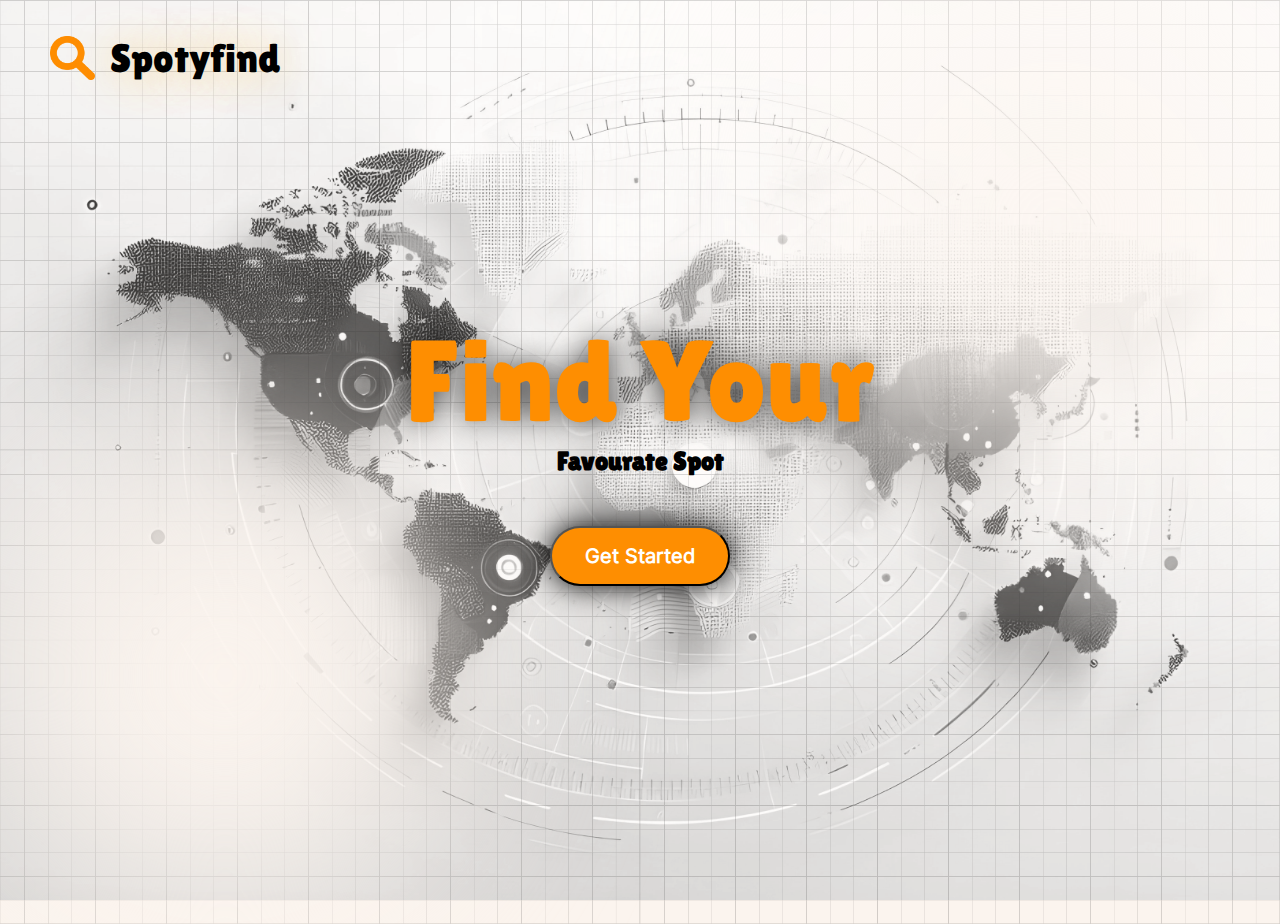
<file: index.html>
<!DOCTYPE html>
<html lang="en">

<head>
    <meta charset="UTF-8">
    <meta name="viewport" content="width=device-width, initial-scale=1.0">
    <title>Spotyfind</title>
    <link rel="stylesheet" href="style.css">
    <link rel="icon" href="Img Assets/spotyfind.webp">
</head>

<body>
    <div class="grid_boss">
        <div class="grid_bg">
            <img class="grid1" src="Img Assets/grid.webp" alt="">
            <img class="grid2" src="Img Assets/grid.webp" alt="">
            <img class="grid3" src="Img Assets/grid.webp" alt="">
            <img class="grid4" src="Img Assets/grid.webp" alt="">
        </div>
    </div>
    <div class="blur"></div>
        <div class="blur1"></div>
            <div class="blur2"></div>
            <!-- <div class="blur3"></div> -->
            <!-- <div class="blur4"></div> -->
    </div>
    <header class="header"></header>
    <nav>
        <img class="navlogo" src="Img Assets/spotyfind.webp">
        <div class="logotext">Spotyfind</div>
    </nav>
    </header>
    <main>
        <div class="content">
            <div class="description1">Find Your</div>
            <div class="description2">Favourate Spot</div>
            <button><a href="./home.html">Get Started</a></button>
        </div>
    </main>
</body>

</html>
</file>
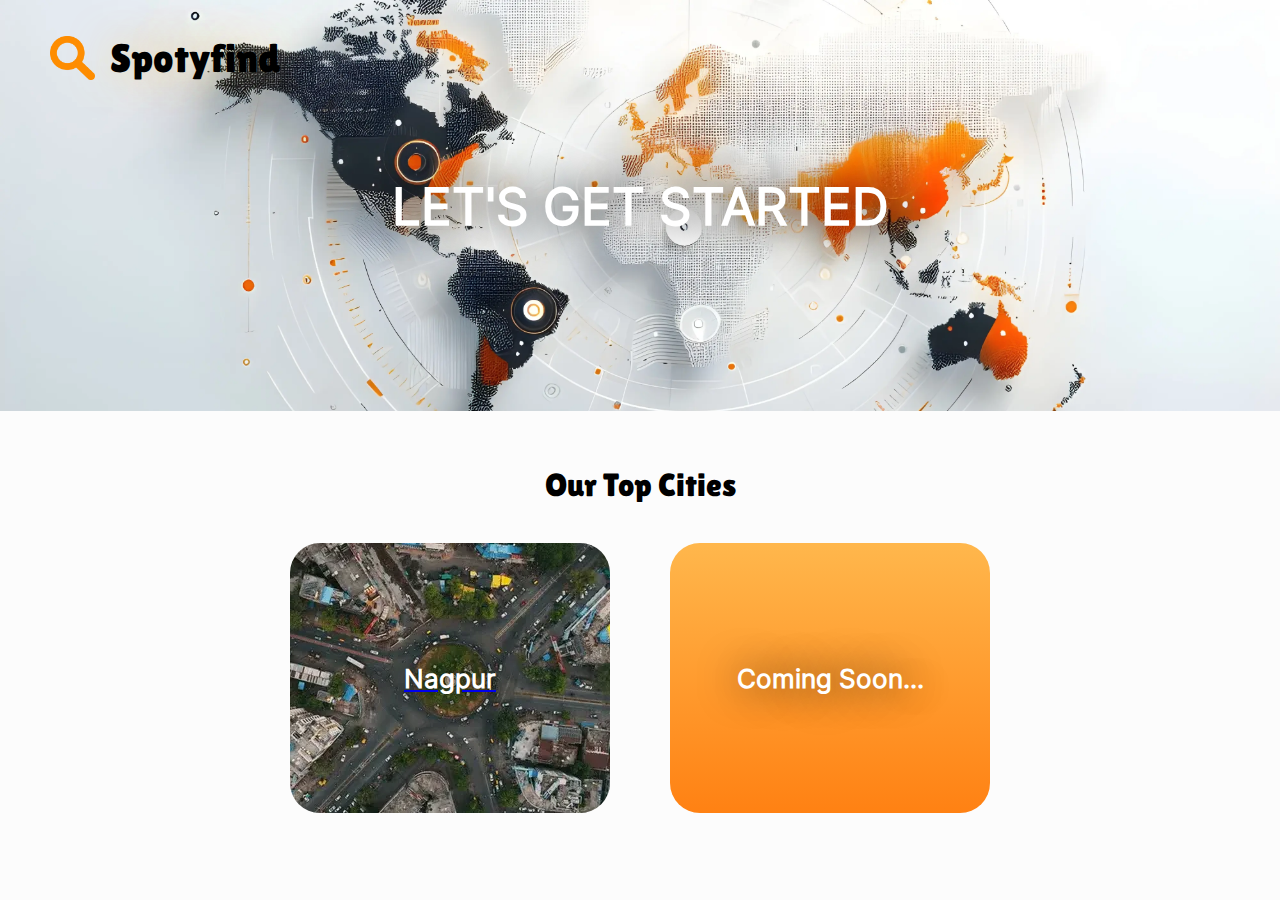
<file: home.html>
<!DOCTYPE html>
<html lang="en">

<head>
    <meta charset="UTF-8">
    <meta name="viewport" content="width=device-width, initial-scale=1.0">
    <title>Home | Spotyfind</title>
    <link rel="icon" href="Img Assets/spotyfind.webp">
    <link rel="stylesheet" href="home.css">
</head>

<body>
    <header class="header">
        <nav>
            <img class="navlogo" src="Img Assets/spotyfind.webp">
            <div class="logotext">Spotyfind</div>
        </nav>
    </header>

    <main>
        <section class="hero-section">
            <img src="Img Assets/World.webp" alt="" class="heroimg">
            <div class="herotext">LET'S GET STARTED</div>
        </section>

        <section class="city-section">
            <h1 class="Title">Our Top Cities</h1>
            <div class="cities">
                <a href="./nagpur.html" class="city1">
                    <div class="nagpur">Nagpur</div>
                </a>
                <a href="#" class="city2"></a>
                    <div class="coming-soon">Coming Soon...</div>
                </a>
            </div>
        </section>

        <!-- <section class="top-places-section">
            <h1 class="Title">Top Rated Places</h1>
        </section> -->
    </main>
</body>

</html>
</file>
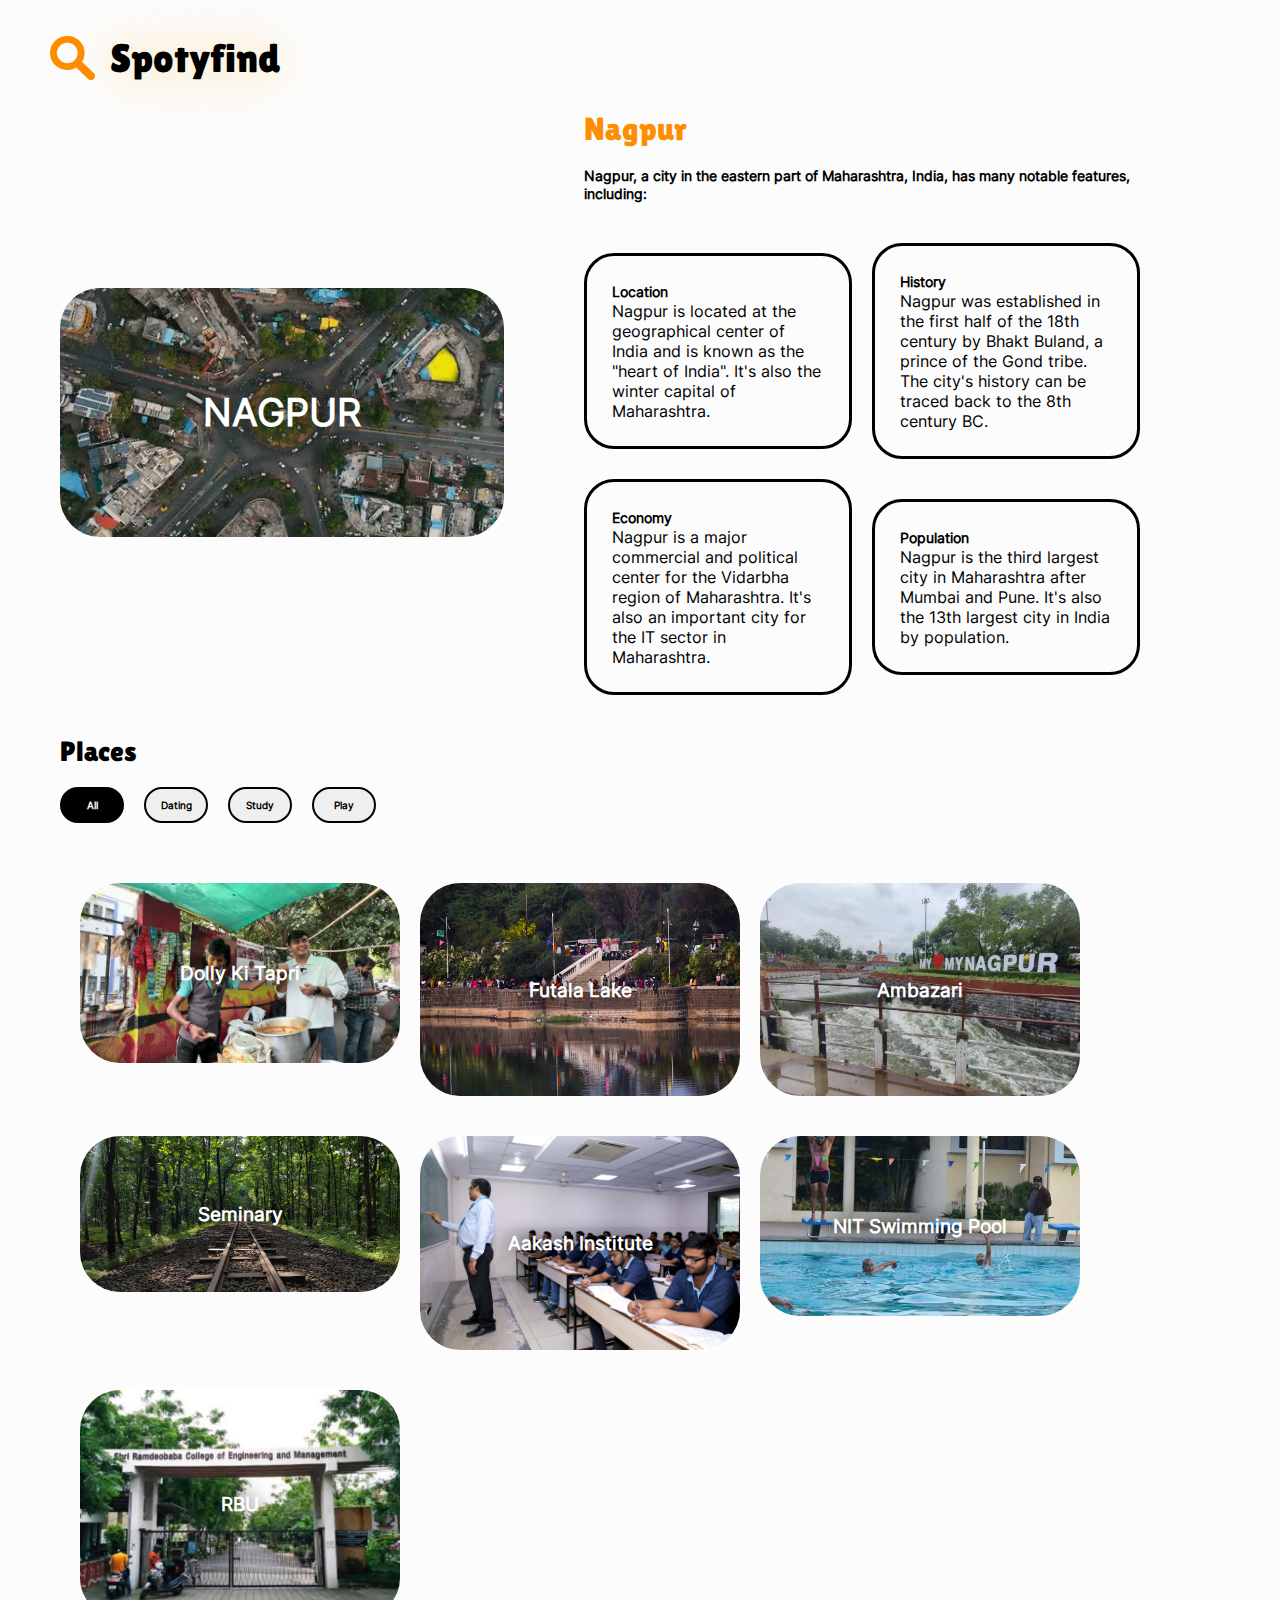
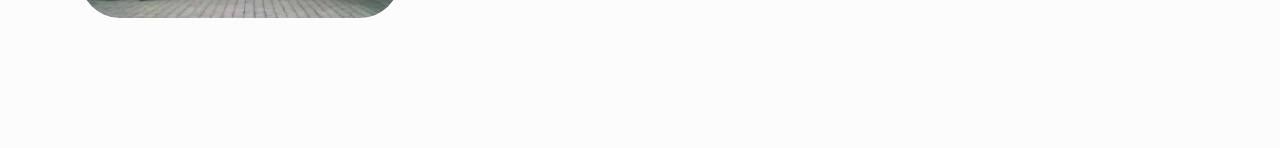
<file: nagpur.html>
<!DOCTYPE html>
<html lang="en">

<head>
    <meta charset="UTF-8">
    <meta name="viewport" content="width=device-width, initial-scale=1.0">
    <title>Nagpur | Spotyfind</title>
    <link rel="icon" href="Img Assets/spotyfind.webp">
    <link rel="stylesheet" href="nagpur.css">
</head>

<body>
    <header class="header">
        <nav>
            <img class="navlogo" src="Img Assets/spotyfind.webp">
            <div class="logotext">Spotyfind</div>
        </nav>
    </header>
    <main>
        <section class="information">
            <div class="img">
                <img src="Img Assets/Nagpur.webp" alt="" class="nagpur">
                <div class="name">NAGPUR</div>
            </div>
            <div class="info">
                <h1 class="title">Nagpur</h1>
                <p class="description">
                    <b>Nagpur, a city in the eastern part of Maharashtra, India, has many notable features,
                        including:</b>
                    <br>
                <div class="grid1">
                    <div class="box1">
                        <b> Location</b>
                        <br>
                        Nagpur is located at the geographical center of India and is known as the "heart of India". It's
                        also the winter capital of Maharashtra.
                    </div>
                    <div class="box2">
                        <b> History</b>
                        <br>
                        Nagpur was established in the first half of the 18th century by Bhakt Buland, a prince of the
                        Gond
                        tribe. The city's history can be traced back to the 8th century BC.
                    </div>
                </div>
                <div class="grid1">
                    <div class="box1">
                        <b> Economy</b>
                        <br>
                        Nagpur is a major commercial and political center for the Vidarbha region of Maharashtra. It's
                        also
                        an important city for the IT sector in Maharashtra.
                    </div>
                    <div class="box2">
                        <b> Population</b>
                        <br>
                        Nagpur is the third largest city in Maharashtra after Mumbai and Pune. It's also the 13th
                        largest city in India by population.
                    </div>
                </div>
            </div>
            </p>
            </div>
        </section>
        <section class="places-section">
            <div class="filteredList">
                <h3>Places</h3>


                <div class="spot">
                    <button class="filter" id="one" data-filter="*" tabindex="-1">All</button>
                    <button class="filter" id="two" data-filter="dating" tabindex="-1">Dating</button>
                    <button class="filter" id="three" data-filter="study" tabindex="-1">Study</button>
                    <button class="filter" id="four" data-filter="play" tabindex="-1">Play</button>
                    <div class="break"></div>
                    <div class="dolly dating">
                        <img src="Img Assets/tapri.jpg" alt="" class="place" id="place1">
                        <div class="placename">Dolly Ki Tapri</div>
                    </div>
                    <div class="futala study">
                        <img src="Img Assets/futala.jpg" alt="" class="place" id="place2">
                        <div class="placename">Futala Lake</div>
                    </div>
                    <div class="ambazari dating">
                        <img src="Img Assets/ambazari.jpeg" alt="" class="place" id="place6">
                        <div class="placename">Ambazari</div>
                    </div>
                    <div class="seminary dating">
                        <img src="Img Assets/seminary.jpg" alt="" class="place" id="place3">
                        <div class="placename">Seminary</div>
                    </div>
                    <div class="aakash study">
                        <img src="Img Assets/Classroom.jpeg" alt="" class="place" id="place4">
                        <div class="placename">Aakash Institute</div>
                    </div>
                    <div class="nit play">
                        <img src="Img Assets/nit.webp" alt="" class="place" id="place5">
                        <div class="placename">NIT Swimming Pool</div>
                    </div>
                    <div class="rbu play">
                        <img src="Img Assets/rbu.jpeg" alt="" class="place" id="place7">
                        <div class="placename">RBU</div>
                    </div>
                </div>
            </div>
        </section>
    </main>
</body>

</html>
</file>
<file: style.css>
@font-face {
    font-family: Inter;
    src: url(Inter-Regular.woff2);
}

@font-face {
    font-family: Lilita;
    src: url(LilitaOne-Regular.woff2);
}

*{
margin: 0;
padding: 0;
box-sizing: border-box;
font-family: Inter;
}

html, body {
width: 100%;
height: 100%;
background-color: rgb(251, 244, 238);
justify-content: center;
overflow: hidden;
}

.grid_boss{
    width: 100%;
    height: 100%;
    display: flex;
    justify-content: center;
    align-items: center;
    position: absolute;
    background-image: url(Img\ Assets/WorldBG.webp);
    background-position: center;
    background-size: cover;
    opacity: 80%;
    filter: grayscale(100%);
}

.grid_bg{
    width: 100%;
    height: auto;
    display: flex;
    flex-direction: row;
    position: absolute;
}

.grid1{
    width: 50%;
    height: auto;
    position: absolute;
    right: 0;
    top: 0;
    opacity: 20%;
}
.grid3{
    width: 50%;
    height: auto;
    position: absolute;
    right: 0;
    bottom: 0;
    opacity: 20%;
}
.grid2{
    width: 50%;
    height: auto;
    position: absolute;
    left: 0;
    top: 0;
    opacity: 20%;
}
.grid4{
    width: 50%;
    height: auto;
    position: absolute;
    left: 0;
    bottom: 0;
    opacity: 20%;
}

/* Navbar */
nav{
    width: 100%;
    position: absolute;
    display: flex;
    flex-direction: row;
    padding: 35px 50px;
    justify-content: flex-start;
    align-items: center;
    column-gap: 15px;
}

.navlogo{
    width: 45px;
    height: auto;
}

.logotext{
    font-size: 40px;
    font-weight: 400;
    font-family: Lilita;
    text-shadow: 0 0 40px rgb(255, 206, 100, 50%);
}

/* Main  */
main{
    width: 100%;
    min-height: 100vh;
    display: flex;
    justify-content: center;
    align-items: center;
}
.content{
    width: 100%;
    display: flex;
    justify-content: center;
    align-items: center;
    flex-direction: column;
}

.description1{
    font-size: 9vw;
    font-weight: 500;
    font-family: Lilita;
    color: #fe8e01;
    text-shadow: 0 0 30px rgba(0, 0, 0,0.7);
    z-index: 99;
}

.description2{
    font-size: 2vw;
    font-weight: 900;
    font-family: Lilita;
    color: black;
    z-index: 99;
}

button{
    background-color: #fe8e01;
    color: #000;
    width: 180px;
    height: 60px;
    border-radius: 30px;
    margin-top: 50px;
    z-index: 99;
    box-shadow: 0 0 30px rgba(0, 0, 0,1);
}

a{
    font-size: 20px;
    font-weight: 600;
    margin-top: 50px;
    color: #fff;
    text-decoration: none;
    cursor: pointer;
}

/* decoration  */
.blur{
    display: flex;
    position: absolute;
    width: 100%;
    height: 100vh;
}
.blur1{
    position: absolute;
    height: 50vh;
    width: 50vh;
    background-color: rgb(251, 244, 238);
    border-radius: 50%;
    filter: blur(150px);
    right: 0;
    top: 0;
}
.blur2{
    position: absolute;
    height: 50vh;
    width: 50vh;
    background-color: rgb(251, 244, 238);
    border-radius: 50%;
    filter: blur(100px);
    left: 0;
    bottom: 0px;
}
.blur3{
    position: absolute;
    height: 40vh;
    width: 40vh;
    background-color: #fe8e01;
    border-radius: 50%;
    filter: blur(300px);
    left: 0;
    top: 0;
}
.blur4{
    position: absolute;
    height: 40vh;
    width: 40vh;
    background-color: #fe8e01;
    border-radius: 50%;
    filter: blur(300px);
    right: 0;
    bottom: 0;
}
</file>
<file: home.css>
@font-face {
    font-family: Inter;
    src: url(Inter-Regular.woff2);
}

@font-face {
    font-family: Lilita;
    src: url(LilitaOne-Regular.woff2);
}

*{
margin: 0;
padding: 0;
box-sizing: border-box;
font-family: Inter;
}

html, body {
width: 100%;
height: 100%;
background-color: rgb(252, 252, 252);
}

/* Navbar */
nav{
    width: 100%;
    position: absolute;
    display: flex;
    flex-direction: row;
    padding: 35px 50px;
    justify-content: flex-start;
    align-items: center;
    column-gap: 15px;
}

.navlogo{
    width: 45px;
    height: auto;
}

.logotext{
    font-size: 40px;
    font-weight: 400;
    font-family: Lilita;
    text-shadow: 0 0 40px rgb(255, 206, 100, 50%);
}

/* Hero Section  */
main{
    width: 100%;
}

.hero-section{
    width: 100%;
    display: flex;
    justify-content: center;
    align-items: center;
}

.heroimg{
    width: 100%;
}

.herotext{
    color: #ffffff;
    text-shadow: 0 0 40px rgba(0, 0, 0);
    position: absolute;
    font-size: 4vw;
    font-weight: 900;
}

/* City Section  */
.Title{
    font-size: 2.5vw;
    font-family: Lilita;
    justify-self: flex-start;
    padding-bottom: 40px;
    padding-top: 20px;
    font-weight: 500;
}

.city-section{
    width: 100%;
    display: flex;
    justify-content: center;
    align-items: center;
    flex-direction: column;
    padding: 35px 60px;
}

.cities{
    width: 100%;
    display: flex;
    flex-direction: row;
    align-items: center;
    column-gap: 30px;
    justify-content: center;
}

.nagpur{
    width: 25vw;
    height: 30vh;
    display: flex;
    justify-content: center;
    align-items: center;
    border-radius: 30px;
    background-image: url(Img\ Assets/Nagpur.webp);
    background-position: center;
    background-size: cover;
    color: white;
    text-shadow: 0 0 40px rgba(0, 0, 0);
    font-size: 2vw;
    font-weight: 800;
}
.coming-soon{
    width: 25vw;
    height: 30vh;
    display: flex;
    justify-content: center;
    align-items: center;
    border-radius: 30px;
    color: rgb(255, 255, 255);
    text-shadow: 0 0 40px rgba(0, 0, 0);
    font-size: 2vw;
    font-weight: 800;
    text-decoration: none;
    background: linear-gradient(to bottom, #ffb74c, #ff8113);
}

.city1.city2{
    text-decoration: none;
    cursor: pointer;
}
</file>
<file: nagpur.css>
@font-face {
    font-family: Inter;
    src: url(Inter-Regular.woff2);
}

@font-face {
    font-family: Lilita;
    src: url(LilitaOne-Regular.woff2);
}

* {
    margin: 0;
    padding: 0;
    box-sizing: border-box;
    font-family: Inter;
}

html,
body {
    width: 100%;
    height: 100%;
    background-color: rgb(252, 252, 252);
}

/* Navbar */
nav {
    width: 100%;
    position: absolute;
    display: flex;
    flex-direction: row;
    padding: 35px 50px;
    justify-content: flex-start;
    align-items: center;
    column-gap: 15px;
}

.navlogo {
    width: 45px;
    height: auto;
}

.logotext {
    font-size: 40px;
    font-weight: 400;
    font-family: Lilita;
    text-shadow: 0 0 40px rgb(255, 206, 100, 50%);
}

/* Information Section  */
main {
    width: 100%;
    display: flex;
    justify-content: center;
    align-items: center;
    flex-direction: column;
    padding: 110px 60px;
}

.information {
    width: 100%;
    display: flex;
    justify-content: center;
    align-items: center;
    flex-direction: row;
    column-gap: 80px;
}

.img {
    width: 80%;
    display: flex;
    justify-content: center;
    align-items: center;
}

.nagpur {
    width: 100%;
    border-radius: 40px;
}

.name {
    position: absolute;
    color: white;
    font-size: 3vw;
    font-weight: 800;
    text-shadow: 0 0 40px rgba(0, 0, 0);
}

.info {
    width: 100%;
    display: flex;
    justify-content: center;
    align-items: flex-start;
    flex-direction: column;
}

.title {
    font-size: 2.5vw;
    font-family: Lilita;
    justify-self: flex-start;
    font-weight: 500;
    color: #fe8e01;
    /* padding-top: 35px; */
}

.description {
    font-size: 1.05vw;
    justify-self: flex-start;
    padding-bottom: 40px;
    padding-top: 20px;
    font-weight: 400;
    font-family: Cambria, Cochin, Georgia, Times, 'Times New Roman', serif;
}

b {
    font-size: 1.1vw;
    align-self: flex-start;
    padding-bottom: 20px;
}

.grid1 {
    display: flex;
    width: 100%;
    flex-direction: row;
    justify-content: center;
    align-items: center;
    column-gap: 20px;
    margin-bottom: 20px;
}

.box1 {
    width: 50%;
    border: 3px solid black;
    border-radius: 30px;
    padding: 25px;
}

.box2 {
    width: 50%;
    border: 3px solid black;
    border-radius: 30px;
    padding: 25px;
}


/* Places Section  */
button[data-filter="dating"]:focus~div:not([class*="dating"]) {
    display: none;
}

button[data-filter="study"]:focus~div:not([class*="study"]) {
    display: none;
}

button[data-filter="play"]:focus~div:not([class*="play"]) {
    display: none;
}

.places-section {
    display: flex;
    width: 100%;
    align-items: center;
    justify-content: flex-start;
}

h3 {
    font-size: 2.2vw;
    font-family: Lilita;
    justify-self: flex-start;
    font-weight: 500;
    padding-bottom: 20px;
    padding-top: 20px;
}

.filter {
    height: 4vh;
    width: 5vw;
    border-radius: 40px;
    font-size: 0.8vw;
    font-weight: 800;
    border: 2px solid black;
    margin-bottom: 40px;
    margin-right: 20px;
}

#one {
    background-color: black;
    color: white;
}

#one:hover {
    background-color: #fe8e01;
    color: white;
}

#two:hover {
    background-color: #fe8e01;
    color: white;
}

#three:hover {
    background-color: #fe8e01;
    color: white;
}

#four:hover {
    background-color: #fe8e01;
    color: white;
}

#four {
    margin-right: 50vw;
}
.play,.dating,.study {
    display: flex;
    justify-content: center;
    align-items: center;
    width: 25vw;
    height: auto;
    margin-left: 20px;
}

.place {
    width: 100%;
    border-radius: 40px;
    margin: 20px;
}

.placename {
    position: absolute;
    color: white;
    font-size: 1.5vw;
    font-weight: 800;
    text-shadow: 0 0 20px rgba(0, 0, 0);
}

.spot{
    display: flex;
    align-items: flex-start;
    flex-direction: row;
    flex-wrap: wrap;
}
</file>
